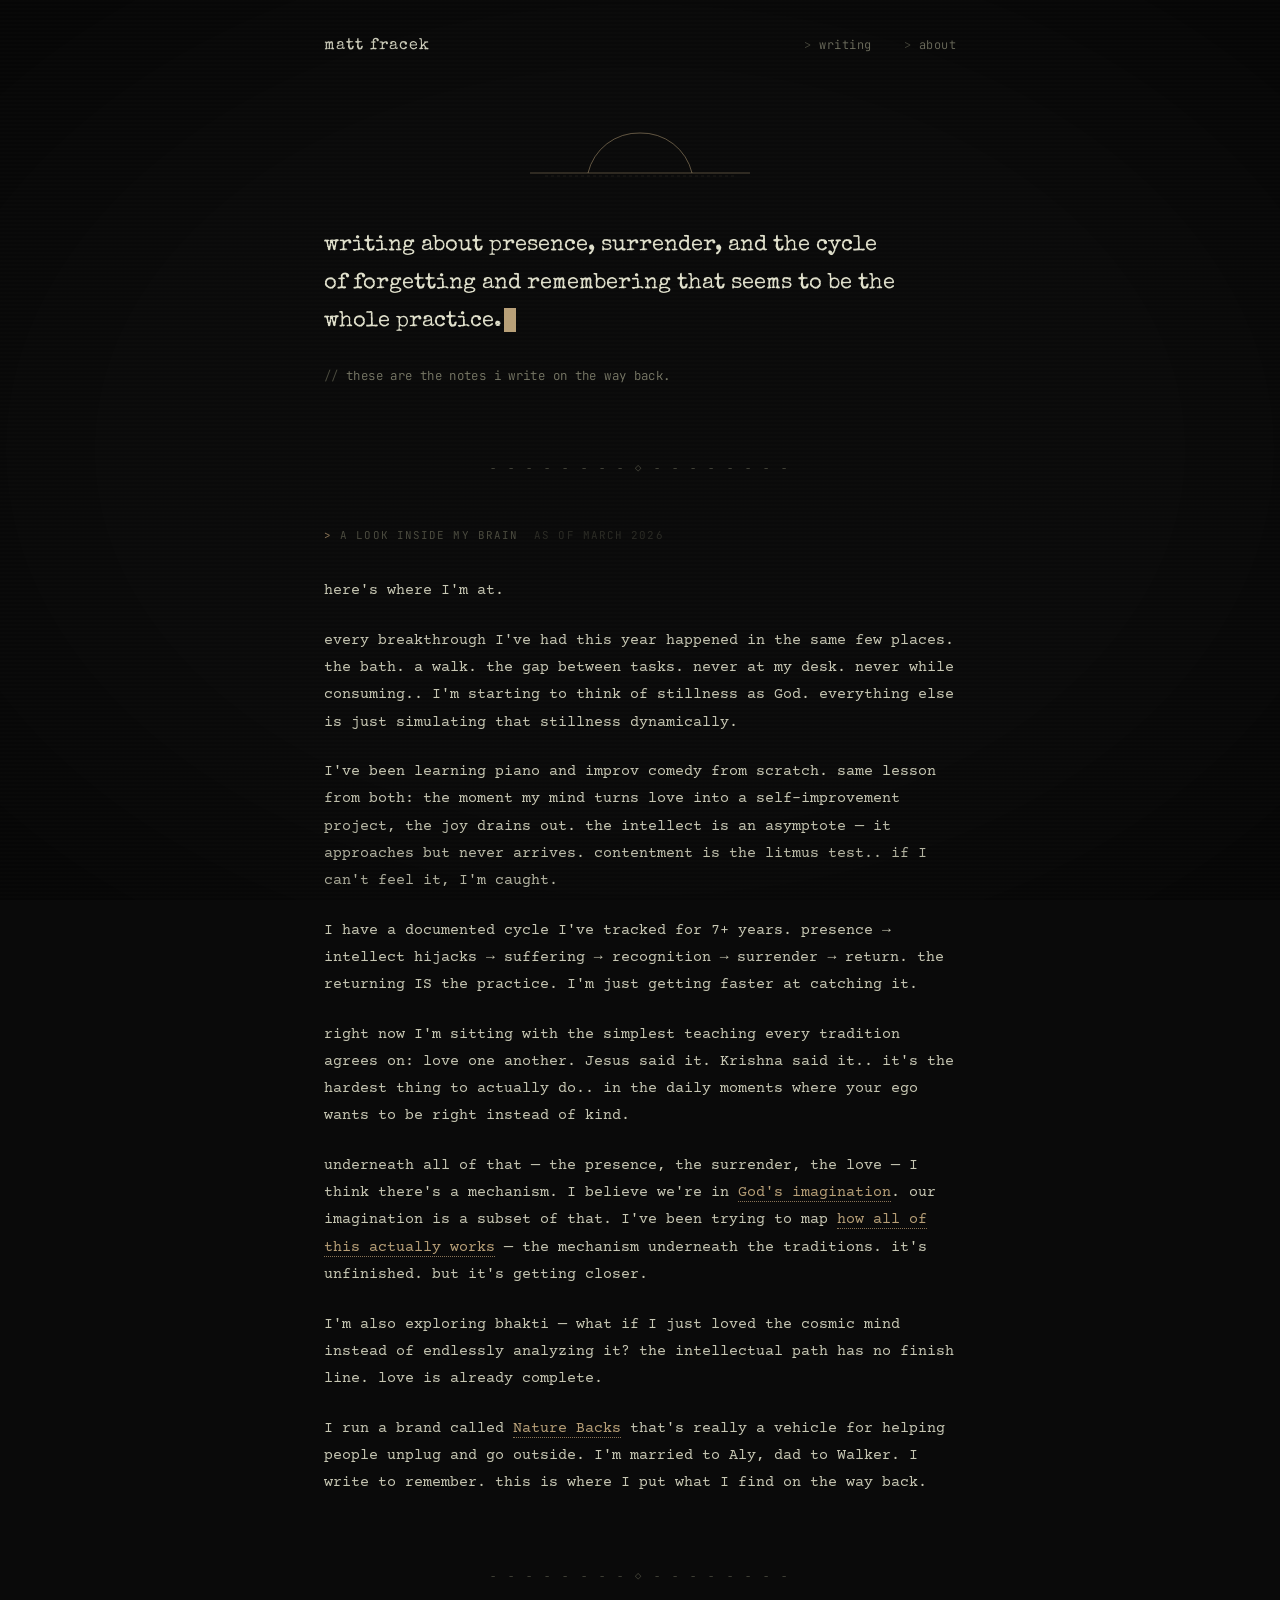
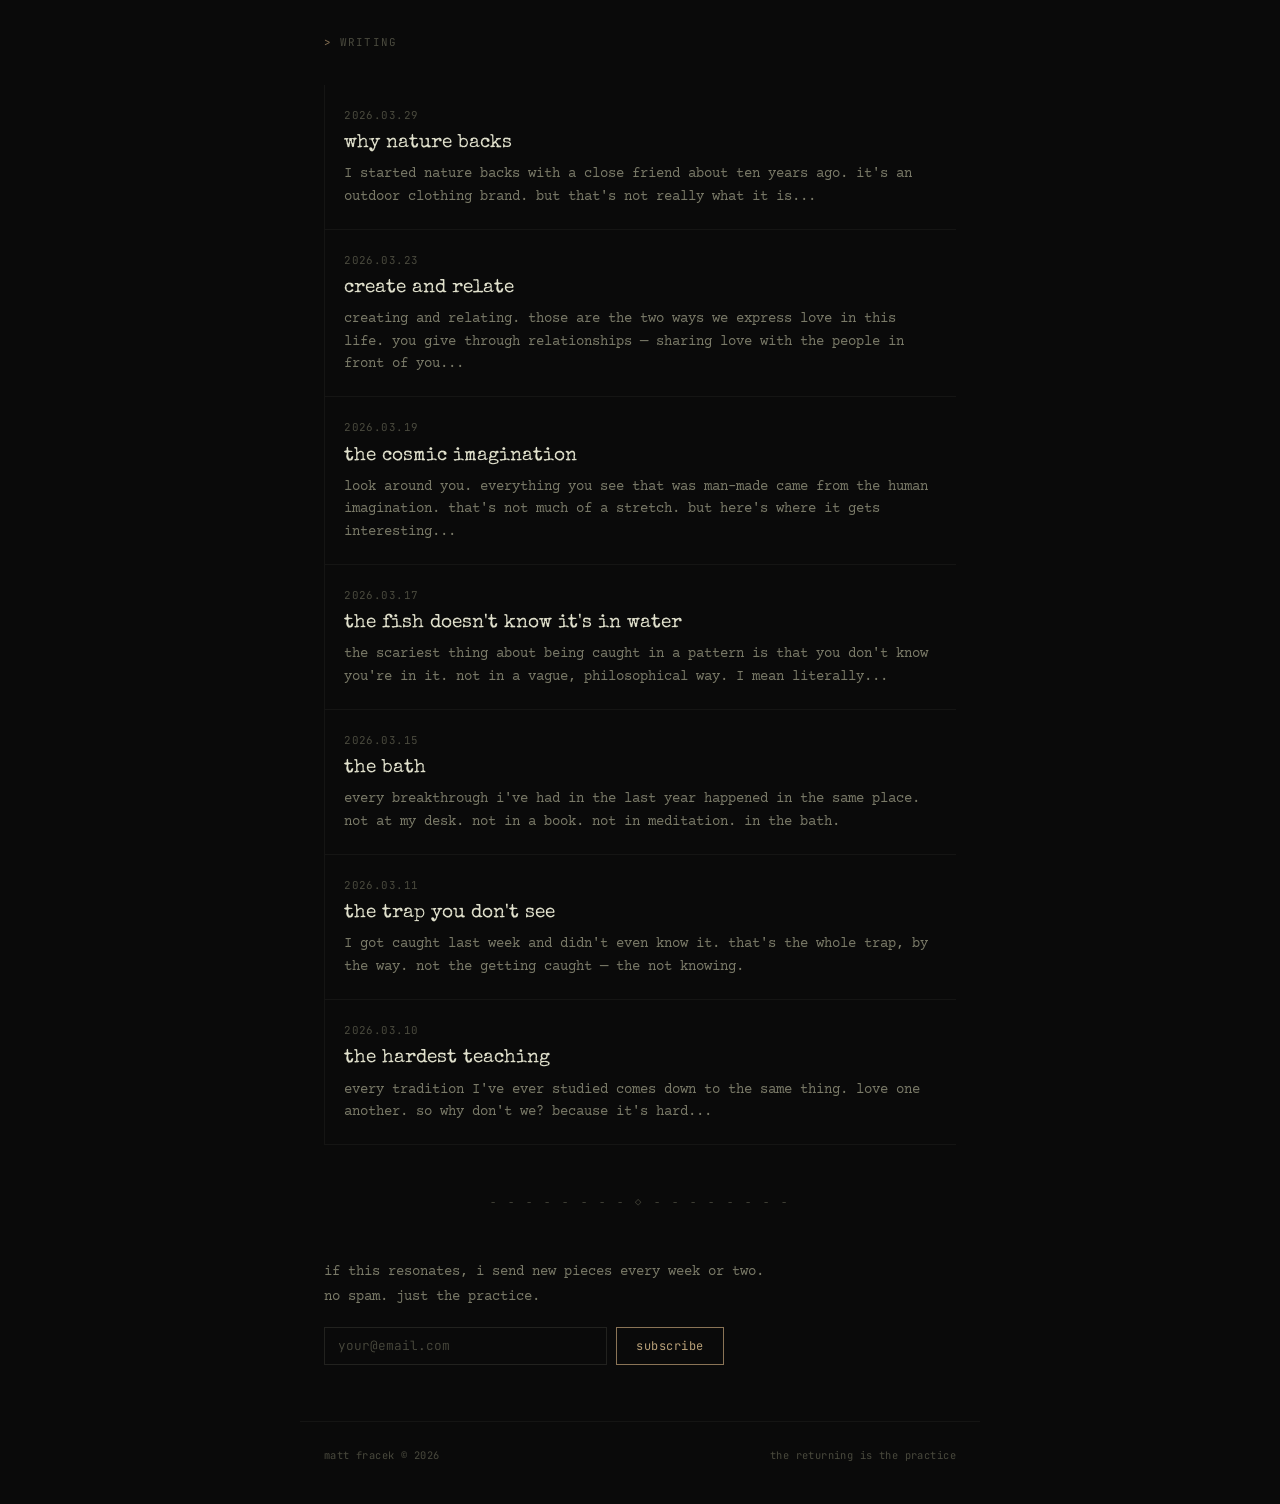
<file: index.html>
<!DOCTYPE html>
<html lang="en">
<head>
    <meta charset="UTF-8">
    <meta name="viewport" content="width=device-width, initial-scale=1.0">
    <title>matt fracek</title>
    <meta property="og:title" content="notes on the way back">
    <meta property="og:description" content="">
    <meta property="og:image" content="https://mattfracek.com/og-image.png">
    <meta property="og:url" content="https://mattfracek.com">
    <meta property="og:type" content="website">
    <meta name="twitter:card" content="summary_large_image">
    <meta name="twitter:title" content="matt fracek">
    <meta name="twitter:description" content="notes on the way back">
    <meta name="twitter:image" content="https://mattfracek.com/og-image.png">
    <link rel="icon" type="image/svg+xml" href="favicon.svg">
    <link rel="preconnect" href="https://fonts.googleapis.com">
    <link rel="preconnect" href="https://fonts.gstatic.com" crossorigin>
    <link href="https://fonts.googleapis.com/css2?family=Special+Elite&family=Courier+Prime:ital,wght@0,400;0,700;1,400&family=JetBrains+Mono:wght@300;400&display=swap" rel="stylesheet">
    <link rel="stylesheet" href="style.css">
    <style>
        /* page-specific styles for homepage */

        /* sunset symbol */
        .sunset-symbol {
            text-align: center;
            margin-bottom: 2.5rem;
            user-select: none;
        }

        /* hero */
        .hero {
            position: relative;
            z-index: 1;
            max-width: 680px;
            margin: 0 auto;
            padding: 4rem 1.5rem 4rem;
        }

        .hero h1 {
            font-family: 'Special Elite', cursive;
            font-weight: 400;
            font-size: 1.35rem;
            line-height: 1.75;
            color: var(--text-bright);
            max-width: 580px;
        }

        .hero .tagline {
            margin-top: 1.5rem;
            font-family: 'JetBrains Mono', monospace;
            font-size: 0.78rem;
            color: var(--text-muted);
            letter-spacing: 0.03em;
            font-weight: 300;
        }

        .hero .tagline::before {
            content: '// ';
            color: var(--text-faint);
        }

        /* articles */
        .articles {
            position: relative;
            z-index: 1;
            max-width: 680px;
            margin: 0 auto;
            padding: 2.5rem 1.5rem;
        }

        .article-item {
            margin-bottom: 0;
            padding: 1.3rem 1.2rem;
            border-left: 1px solid var(--border);
            border-bottom: 1px solid var(--border);
            cursor: pointer;
            transition: border-color 0.15s ease, background 0.15s ease;
        }

        .article-item:first-of-type {
            border-top: 1px solid var(--border);
        }

        .article-item:hover {
            border-left-color: var(--accent);
            background: var(--bg-surface);
        }

        .article-item .date {
            font-family: 'JetBrains Mono', monospace;
            font-size: 0.68rem;
            color: var(--text-faint);
            letter-spacing: 0.04em;
            margin-bottom: 0.3rem;
        }

        .article-item h2 {
            font-family: 'Special Elite', cursive;
            font-weight: 400;
            font-size: 1.2rem;
            line-height: 1.4;
            color: var(--text-bright);
            margin-bottom: 0.4rem;
        }

        .article-item .preview {
            font-family: 'Courier Prime', monospace;
            font-size: 0.85rem;
            color: var(--text-muted);
            line-height: 1.65;
        }

        /* wiki section */
        .wiki-section {
            position: relative;
            z-index: 1;
            max-width: 680px;
            margin: 0 auto;
            padding: 2.5rem 1.5rem;
        }

        .wiki-content p {
            font-family: 'Courier Prime', monospace;
            font-size: 0.92rem;
            line-height: 1.85;
            margin-bottom: 1.4rem;
            color: var(--text);
        }

        /* subscribe */
        .subscribe {
            position: relative;
            z-index: 1;
            max-width: 680px;
            margin: 0 auto;
            padding: 2.5rem 1.5rem 3.5rem;
        }

        .subscribe p {
            font-size: 0.88rem;
            color: var(--text-muted);
            margin-bottom: 1rem;
            max-width: 440px;
        }

        .subscribe-form {
            display: flex;
            gap: 0.6rem;
            max-width: 400px;
        }

        .subscribe-form input[type="email"] {
            flex: 1;
            padding: 0.6rem 0.8rem;
            border: 1px solid var(--border-hover);
            border-radius: 0;
            background: var(--bg);
            font-family: 'JetBrains Mono', monospace;
            font-size: 0.8rem;
            font-weight: 300;
            color: var(--text);
            outline: none;
            transition: border-color 0.15s ease;
        }

        .subscribe-form input[type="email"]:focus {
            border-color: var(--accent);
            box-shadow: 0 0 8px var(--accent-glow);
        }

        .subscribe-form input[type="email"]::placeholder {
            color: var(--text-faint);
        }

        .subscribe-form button {
            padding: 0.6rem 1.2rem;
            background: transparent;
            color: var(--accent);
            border: 1px solid var(--accent-dim);
            border-radius: 0;
            font-family: 'JetBrains Mono', monospace;
            font-size: 0.75rem;
            font-weight: 400;
            cursor: pointer;
            transition: all 0.15s ease;
            white-space: nowrap;
            letter-spacing: 0.04em;
            text-transform: lowercase;
        }

        .subscribe-form button:hover {
            background: var(--accent);
            color: var(--bg);
            box-shadow: 0 0 12px var(--accent-glow);
        }

        /* about page */
        .about {
            position: relative;
            z-index: 1;
            max-width: 680px;
            margin: 0 auto;
            padding: 4rem 1.5rem 3rem;
        }

        .about p {
            font-family: 'Courier Prime', monospace;
            font-size: 0.95rem;
            line-height: 1.85;
            margin-bottom: 1.5rem;
            color: var(--text);
            max-width: 580px;
        }

        /* article page */
        .article-full {
            position: relative;
            z-index: 1;
            max-width: 680px;
            margin: 0 auto;
            padding: 3.5rem 1.5rem;
        }

        .article-full .back {
            font-family: 'JetBrains Mono', monospace;
            font-size: 0.72rem;
            color: var(--text-faint);
            text-decoration: none;
            letter-spacing: 0.03em;
            transition: color 0.15s ease;
            display: inline-block;
            margin-bottom: 2.5rem;
        }

        .article-full .back::before {
            content: '< ';
        }

        .article-full .back:hover {
            color: var(--accent);
        }

        .article-full .date {
            font-family: 'JetBrains Mono', monospace;
            font-size: 0.68rem;
            color: var(--text-faint);
            letter-spacing: 0.04em;
            margin-bottom: 0.6rem;
        }

        .article-full h1 {
            font-family: 'Special Elite', cursive;
            font-weight: 400;
            font-size: 1.7rem;
            line-height: 1.4;
            margin-bottom: 0.5rem;
            color: var(--text-bright);
        }

        .article-full .article-subtitle {
            font-family: 'JetBrains Mono', monospace;
            font-size: 0.78rem;
            color: var(--text-muted);
            font-weight: 300;
            margin-bottom: 3rem;
            letter-spacing: 0.02em;
        }

        .article-full .article-subtitle::before {
            content: '// ';
            color: var(--text-faint);
        }

        .article-full .content p {
            font-family: 'Courier Prime', monospace;
            font-size: 0.92rem;
            line-height: 1.85;
            margin-bottom: 1.4rem;
            color: var(--text);
        }

        /* page sections */
        .page {
            display: none;
            visibility: hidden;
            height: 0;
            overflow: hidden;
        }
        .page.active {
            display: block;
            visibility: visible;
            height: auto;
            overflow: visible;
        }

        /* mobile — page-specific */
        @media (max-width: 600px) {
            .hero { padding: 3rem 1.2rem 2.5rem; }
            .hero h1 { font-size: 1.15rem; }
            .articles { padding: 2rem 1.2rem; }
            .article-item { padding: 1rem; }
            .article-item h2 { font-size: 1.1rem; }
            .subscribe { padding: 2rem 1.2rem 2.5rem; }
            .subscribe-form { flex-direction: column; }
            .subscribe-form button { width: 100%; }
            .about { padding: 3rem 1.2rem; }
            .article-full { padding: 2.5rem 1.2rem; }
            .article-full h1 { font-size: 1.4rem; }
        }
    </style>
</head>
<body>

    <!-- NAV -->
    <nav>
        <a href="#" class="site-name" onclick="showPage('home')">matt fracek</a>
        <div class="nav-links">
            <a href="#" onclick="showPage('home')">writing</a>
            <a href="#" onclick="showPage('about')">about</a>
        </div>
    </nav>

    <!-- HOME PAGE -->
    <div id="page-home" class="page active">

        <div class="hero">
            <div class="sunset-symbol">
                <svg width="220" height="52" viewBox="0 0 220 52" fill="none">
                    <path d="M110 8 A52 52 0 0 1 162 48" stroke="var(--accent)" stroke-width="1" fill="none" opacity="0.5"/>
                    <path d="M110 8 A52 52 0 0 0 58 48" stroke="var(--accent)" stroke-width="1" fill="none" opacity="0.5"/>
                    <line x1="0" y1="48" x2="220" y2="48" stroke="var(--accent)" stroke-width="1" opacity="0.4"/>
                    <line x1="15" y1="51" x2="205" y2="51" stroke="var(--accent)" stroke-width="0.5" opacity="0.2" stroke-dasharray="3 3"/>
                </svg>
            </div>
            <h1>writing about presence, surrender, and the cycle of forgetting and remembering that seems to be the whole practice.<span class="cursor"></span></h1>
            <p class="tagline">these are the notes i write on the way back.</p>
        </div>

        <div class="divider"><span>- - - - - - - - &#9671; - - - - - - - -</span></div>

        <div class="wiki-section">
            <div class="section-label">a look inside my brain <span style="opacity: 0.5; margin-left: 0.5rem;">as of march 2026</span></div>
            <div class="wiki-content">
                <p>here's where I'm at.</p>
                <p>every breakthrough I've had this year happened in the same few places. the bath. a walk. the gap between tasks. never at my desk. never while consuming.. I'm starting to think of stillness as God. everything else is just simulating that stillness dynamically.</p>
                <p>I've been learning piano and improv comedy from scratch. same lesson from both: the moment my mind turns love into a self-improvement project, the joy drains out. the intellect is an asymptote — it approaches but never arrives. contentment is the litmus test.. if I can't feel it, I'm caught.</p>
                <p>I have a documented cycle I've tracked for 7+ years. presence → intellect hijacks → suffering → recognition → surrender → return. the returning IS the practice. I'm just getting faster at catching it.</p>
                <p>right now I'm sitting with the simplest teaching every tradition agrees on: love one another. Jesus said it. Krishna said it.. it's the hardest thing to actually do.. in the daily moments where your ego wants to be right instead of kind.</p>
                <p>underneath all of that — the presence, the surrender, the love — I think there's a mechanism. I believe we're in <a class="wiki-link" onclick="showPage('article-cosmic')">God's imagination</a>. our imagination is a subset of that. I've been trying to map <a class="wiki-link" href="/gods-imagination">how all of this actually works</a> — the mechanism underneath the traditions. it's unfinished. but it's getting closer.</p>
                <p>I'm also exploring bhakti — what if I just loved the cosmic mind instead of endlessly analyzing it? the intellectual path has no finish line. love is already complete.</p>
                <p>I run a brand called <a class="wiki-link" onclick="showPage('article-nb')">Nature Backs</a> that's really a vehicle for helping people unplug and go outside. I'm married to Aly, dad to Walker. I write to remember. this is where I put what I find on the way back.</p>
            </div>
        </div>

        <div class="divider"><span>- - - - - - - - &#9671; - - - - - - - -</span></div>

        <div class="articles">
            <div class="section-label">writing</div>

            <div class="article-item" onclick="showPage('article-nb')">
                <div class="date">2026.03.29</div>
                <h2>why nature backs</h2>
                <p class="preview">I started nature backs with a close friend about ten years ago. it's an outdoor clothing brand. but that's not really what it is...</p>
            </div>

            <div class="article-item" onclick="showPage('article-create')">
                <div class="date">2026.03.23</div>
                <h2>create and relate</h2>
                <p class="preview">creating and relating. those are the two ways we express love in this life. you give through relationships — sharing love with the people in front of you...</p>
            </div>

            <div class="article-item" onclick="showPage('article-cosmic')">
                <div class="date">2026.03.19</div>
                <h2>the cosmic imagination</h2>
                <p class="preview">look around you. everything you see that was man-made came from the human imagination. that's not much of a stretch. but here's where it gets interesting...</p>
            </div>

            <div class="article-item" onclick="showPage('article-fish')">
                <div class="date">2026.03.17</div>
                <h2>the fish doesn't know it's in water</h2>
                <p class="preview">the scariest thing about being caught in a pattern is that you don't know you're in it. not in a vague, philosophical way. I mean literally...</p>
            </div>

            <div class="article-item" onclick="showPage('article-bath')">
                <div class="date">2026.03.15</div>
                <h2>the bath</h2>
                <p class="preview">every breakthrough i've had in the last year happened in the same place. not at my desk. not in a book. not in meditation. in the bath.</p>
            </div>

            <div class="article-item" onclick="showPage('article-trap')">
                <div class="date">2026.03.11</div>
                <h2>the trap you don't see</h2>
                <p class="preview">I got caught last week and didn't even know it. that's the whole trap, by the way. not the getting caught — the not knowing.</p>
            </div>

            <div class="article-item" onclick="showPage('article-teaching')">
                <div class="date">2026.03.10</div>
                <h2>the hardest teaching</h2>
                <p class="preview">every tradition I've ever studied comes down to the same thing. love one another. so why don't we? because it's hard...</p>
            </div>
        </div>

        <div class="divider"><span>- - - - - - - - &#9671; - - - - - - - -</span></div>

        <div class="subscribe">
            <p>if this resonates, i send new pieces every week or two. no spam. just the practice.</p>
            <form class="subscribe-form">
                <input type="email" placeholder="your@email.com">
                <button>subscribe</button>
            </form>
        </div>

        <footer>
            <span>matt fracek &copy; 2026</span>
            <span>the returning is the practice</span>
        </footer>
    </div>

    <!-- ABOUT PAGE -->
    <div id="page-about" class="page">
        <div class="about">
            <p>i'm matt - husband to aly, dad to a little boy named walker. i started a brand called nature backs somewhere along the way that inspires people to go outside.</p>
            <p>for as long as i can remember i've been writing notes to myself about presence, surrender, and what it means to actually be here now. thousands upon thousands of them. bath notes, walk notes, daily reflections. and i still forget every few weeks. the returning is the practice, though.</p>
            <p>this is the space between forgetting and remembering. i write here to find my way back.</p>
        </div>

        <div class="divider"><span>- - - - - - - - &#9671; - - - - - - - -</span></div>

        <div class="subscribe">
            <p>if this resonates, i send new pieces every week or two.</p>
            <form class="subscribe-form">
                <input type="email" placeholder="your@email.com">
                <button>subscribe</button>
            </form>
        </div>

        <footer>
            <span>matt fracek &copy; 2026</span>
            <span>the returning is the practice</span>
        </footer>
    </div>

    <!-- ARTICLE: THE COSMIC IMAGINATION -->
    <div id="page-article-cosmic" class="page">
        <div class="article-full">
            <a href="#" class="back" onclick="showPage('home')">back to all writing</a>
            <div class="date">2026.03.19</div>
            <h1>the cosmic imagination</h1>
            <div class="article-subtitle">what if our brains don't generate imagination — what if they receive it?</div>
            <div class="content">
                <p>look around you. everything you see that was man-made came from the human imagination. that's not much of a stretch. anyone can draw that conclusion. the chair you're sitting in. the building around you. the phone in your hand. all of it started as a thought in someone's mind before it became a thing in the world.</p>
                <p>that part is obvious. we don't even question it.</p>
                <p>but here's where it gets interesting. once you see that trajectory — thought becomes thing — you can extend it. what about the stuff that isn't man-made? the trees. the birds. the grass pushing through concrete. your own body. your eyes reading these words right now.</p>
                <p>what if imagination isn't just a human faculty?</p>
                <p>we tend to think it is because we assume it happens in our brains. that imagination is something we do. a function of neurons firing. but what if our brains don't generate imagination — what if they receive it? like an antenna picking up a signal that was already there.</p>
                <p>imagination is always imagining. it didn't start with us. it imagined us. it imagined the trees, the mountains, the oceans, the light hitting the water at sunset. all of it — every single thing you can perceive — is imagination expressing itself through form.</p>
                <p>I think about it like this: there's one cosmic mind. one imagination. and everything we see is that imagination dramatizing itself into existence. the entire universe is a play — not in the sense that it's fake, but in the sense that it's being performed. created. expressed. right now. continuously.</p>
                <p>the human imagination is just a small slice of this. when you have an idea — a song, a business, a painting, a building — you're not inventing something from nothing. you're tapping into the same force that invented everything. you're a localized expression of the cosmic imagination, imagining through a human body for a little while.</p>
                <p>and once you see it this way, the world gets impossibly beautiful.</p>
                <p>the bird outside your window isn't just a bird. it's imagination in feathers. the child laughing in the next room isn't just a kid. it's the cosmic mind playing. the thought you just had — the one that made you feel something — that wasn't yours. it was flowing through you.</p>
                <p>we walk around inside this miracle and forget what it is. we see buildings and think "construction." we see trees and think "nature." but it's all the same thing. it's all imagination at work. the human kind and the cosmic kind are not two different things — one is just a drop in the other's ocean.</p>
                <p>I don't know why this hits me so hard. maybe because it means nothing is ordinary. maybe because it means the creative impulse I feel — to write, to build, to make something — isn't just mine. it's the universe doing what it does, through me, for a little while.</p>
                <p>all of this around us is a play and dramatization of the imagination. how could it be anything less?</p>
            </div>
        </div>

        <div class="divider"><span>- - - - - - - - &#9671; - - - - - - - -</span></div>

        <div class="subscribe">
            <p>if this resonated, i write new pieces every week or two.</p>
            <form class="subscribe-form">
                <input type="email" placeholder="your@email.com">
                <button>subscribe</button>
            </form>
        </div>

        <footer>
            <span>matt fracek &copy; 2026</span>
            <a href="#" onclick="showPage('home')">back to all writing</a>
        </footer>
    </div>

    <!-- ARTICLE: THE FISH -->
    <div id="page-article-fish" class="page">
        <div class="article-full">
            <a href="#" class="back" onclick="showPage('home')">back to all writing</a>
            <div class="date">2026.03.17</div>
            <h1>the fish doesn't know it's in water</h1>
            <div class="article-subtitle">on patterns, blindness, and the practice of catching yourself sooner</div>
            <div class="content">
                <p>the scariest thing about being caught in a pattern is that you don't know you're in it.</p>
                <p>not in a vague, philosophical way. I mean literally — you are inside the thing and you cannot see it. your eyes are open and you're blind. you're smart, you're self-aware, you've read the books and done the work and you still don't see it. because that's what makes it a trap. not that it's hard to escape. that you don't know you're in one.</p>
                <p>I've tracked this in myself for seven years. I call it the intellect cycle. it goes like this:</p>
                <p>I experience presence. peace. clarity. the world gets vivid and quiet and I think — this is it. this is how I want to live. I write about it. I feel certain.</p>
                <p>then, without me noticing, my mind starts to grab. planning. controlling. optimizing. it's subtle at first — just a little more thinking than usual. a little more future than present. but it builds. days pass. the aliveness drains. I get irritable, distracted, disconnected. I'm operating on autopilot and calling it productivity.</p>
                <p>and the whole time — the whole time — I don't see it. I'm the fish that doesn't know it's in water. I have notes about this exact pattern. I have checkpoints I wrote during previous moments of clarity specifically to catch myself. and I still get caught. because the trap isn't ignorance. it's blindness from the inside.</p>
                <p>the only thing that breaks it is stopping.</p>
                <p>not thinking harder. not reading another book. not adding another framework to the collection. stopping. getting still enough that the mind runs out of momentum and the truth becomes obvious.</p>
                <p>for me it's usually the bath. twenty minutes of nothing and suddenly I can see the last week clearly — what my mind was doing, where it grabbed, when I left the present. it's like someone turned on the lights. and I always think the same thing: how did I not see this? it was so obvious.</p>
                <p>but that's the nature of it. it's never obvious from inside.</p>
                <p>I think this is why every tradition emphasizes stillness. not because stillness is productive. not because you'll "figure things out" in the silence. but because the patterns that run your life are invisible to the mind that's running them. you need to step outside the current. you need to stop swimming long enough to notice the water.</p>
                <p>here's what I've stopped expecting: that I'll break the cycle permanently. that one day I'll be so aware that I never get caught again. that's the ego's version of the goal — mastery, completion, a finish line.</p>
                <p>the real practice is just catching it sooner. last year I'd go months before noticing. now it's weeks. sometimes days. that's not failure. that's the whole game.</p>
                <p>so if you're reading this and something feels off — if the days are blurring, if the aliveness has drained, if you're busy but not present — you might be in the water right now. you might be the fish.</p>
                <p>the way out isn't to swim harder. it's to stop swimming.</p>
                <p>get still. get quiet. see what becomes obvious when you do.</p>
            </div>
        </div>

        <div class="divider"><span>- - - - - - - - &#9671; - - - - - - - -</span></div>

        <div class="subscribe">
            <p>if this resonated, i write new pieces every week or two.</p>
            <form class="subscribe-form">
                <input type="email" placeholder="your@email.com">
                <button>subscribe</button>
            </form>
        </div>

        <footer>
            <span>matt fracek &copy; 2026</span>
            <a href="#" onclick="showPage('home')">back to all writing</a>
        </footer>
    </div>

    <!-- ARTICLE: THE BATH -->
    <div id="page-article-bath" class="page">
        <div class="article-full">
            <a href="#" class="back" onclick="showPage('home')">back to all writing</a>
            <div class="date">2026.03.15</div>
            <h1>the bath</h1>
            <div class="article-subtitle">stillness as technology</div>
            <div class="content">
                <p>every breakthrough i've had in the last year happened in the same place. not at my desk. not in a book. not in meditation. in the bath.</p>
                <p>i know how that sounds.</p>
                <p>but here's what keeps happening: i'll go through a week — maybe two — completely caught. lost in my head. planning, controlling, overthinking. not even realizing i'm doing it. the days blur together. the zap drains out of life. i'm operating but i'm not here.</p>
                <p>then i get in the bath. twenty minutes. no phone. no music. just warm water and nothing.</p>
                <p>and somewhere around minute ten, the lights come on. i see what my mind's been doing. i see the trap i've been in. i see it so clearly that i almost laugh — because it was right there the whole time and i couldn't see it. i was too inside it.</p>
                <p>last month it happened three times. one night i realized my ego had quietly hijacked the piano — something i'd been doing purely for love — and turned it into a self-improvement project. another night i felt, for the first time in my bones, that i am good enough as i am. not as a thought. as a feeling. another night i saw a pattern in myself that goes back to childhood — a need to perform in order to belong — and i watched it dissolve in the tub like it was made of nothing.</p>
                <p>none of that came from effort. it came from stopping.</p>
                <p>i think that's the part we get wrong. we think clarity comes from more — more reading, more thinking, more journaling, more podcasts, more frameworks. and sometimes it does. but the kind of clarity that actually changes how you live? that comes from less. it comes from the gap. the pause. the place where your mind finally runs out of things to chew on and gets quiet enough to hear what's underneath.</p>
                <p>the bath is my version of this. yours might be a walk. a long drive. a shower. ten minutes on the porch before anyone else wakes up. the form doesn't matter. what matters is that you stop — actually stop — long enough for the noise to settle.</p>
                <p>there's this image i keep coming back to: a glass of murky water. you can't make it clear by stirring it. you just set it down. you wait. and the sediment sinks on its own. the water clears on its own. you didn't do anything. you just stopped doing.</p>
                <p>that's the bath. that's the whole thing.</p>
                <p>i don't think it's an accident that every spiritual tradition has some version of this. be still and know. the answer comes in the silence. you can't think your way there. the mind creates the murk. only stillness lets it settle.</p>
                <p>twenty minutes. warm water. no phone. no agenda.</p>
                <p>it sounds like nothing. but nothing is where everything i needed was hiding.</p>
            </div>
        </div>
        <div class="divider"><span>- - - - - - - - &#9671; - - - - - - - -</span></div>
        <div class="subscribe">
            <p>if this resonated, i write new pieces every week or two.</p>
            <form class="subscribe-form">
                <input type="email" placeholder="your@email.com">
                <button>subscribe</button>
            </form>
        </div>
        <footer>
            <span>matt fracek &copy; 2026</span>
            <a href="#" onclick="showPage('home')">back to all writing</a>
        </footer>
    </div>

    <!-- ARTICLE: THE TRAP YOU DON'T SEE -->
    <div id="page-article-trap" class="page">
        <div class="article-full">
            <a href="#" class="back" onclick="showPage('home')">back to all writing</a>
            <div class="date">2026.03.11</div>
            <h1>the trap you don't see</h1>
            <div class="article-subtitle">how my mind quietly turned love into a self-improvement project</div>
            <div class="content">
                <p>I got caught last week and didn't even know it.</p>
                <p>That's the whole trap, by the way. Not the getting caught — the not knowing.</p>
                <p>Here's what happened. I started learning piano about a month ago. Ear-first, no sheet music, just feeling my way through songs I love. It was incredible. One night I played "Stand By Me" — our wedding song — and halfway through I started crying. Not from sadness. From being so fully in the music that something cracked open. I wasn't thinking about playing. I was just playing.</p>
                <p>Then somewhere over the next week, without me noticing, my mind grabbed it.</p>
                <p>It went from "I love doing this" to "I want to be really good at this." From playing to practicing. From presence to project. The same thing happened with improv — I'd been doing exercises daily, having a blast, and then one day I noticed I was tracking my progress instead of just.. doing it.</p>
                <p>The shift is so subtle you don't feel it happen. That's what makes it dangerous. You're not making a conscious decision to stop enjoying the thing. Your mind just quietly installs a future — "when I'm good at this" — and suddenly every session becomes a stepping stone instead of the whole point.</p>
                <p>I know this trap. I've written about it. I have an entire book about why the journey is the destination. And I still got caught.</p>
                <p>Here's the thing though — I have proof that this doesn't work. Not philosophical proof. Actual proof from my own life.</p>
                <p>Baseball.</p>
                <p>I played my whole life. And the moment I started playing to be good instead of playing because I loved it.. everything fell apart. The pressure. The fear of not being enough. The joy draining out of something that used to be pure. It wasn't the competition that ruined it. It was the attachment to outcomes. The love got replaced by a need, and the need killed the thing.</p>
                <p>And here I was, decades later, doing the exact same thing with piano and improv. Different stage, same trap.</p>
                <p>The mind is sneaky like that. It doesn't announce itself. It doesn't say "hey, I'm about to ruin this for you by turning it into a self-improvement project." It just.. does it. And you don't notice because you're inside it. You're the fish that doesn't know it's in water.</p>
                <p>So how do you know when you're caught?</p>
                <p>Contentment. That's the litmus test. Not happiness — contentment. Can you sit right here, right now, at exactly the skill level you're at, and feel genuinely okay with it? Not resigned. Not pretending. Actually content.. still practicing, still showing up, but doing it out of love instead of trying to get somewhere.</p>
                <p>If you can't feel that — if there's a subtle pressure underneath, a reaching toward some future version of yourself — you're caught. And you can't fake it either. You have to really feel it.</p>
                <p>The strange thing is.. this is actually the mindset that produces the best outcomes. When you stop gripping, you play freer. When you stop tracking progress, you progress faster. When the doing becomes the point, the doing gets better. It's the oldest paradox in every tradition I've studied and I still forget it every few weeks.</p>
                <p>But that's the practice, I think. Not never getting caught. Getting caught faster. The cycle isn't something you escape. It's something you learn to notice sooner.</p>
                <p>I noticed it in the bath on a Tuesday night. Twenty minutes of stillness and it was obvious — like someone turned on the lights in a room I'd been stumbling around in for a week.</p>
                <p>So here's what I'd offer: whatever you love doing right now.. check. Is it still love? Or has your mind quietly turned it into a means to an end? You'll know by how it feels. Not by what you think about it — by how it actually feels in your body when you sit down to do it.</p>
                <p>Contentment is the way out. And the way out was always right here.</p>
            </div>
        </div>
        <div class="divider"><span>- - - - - - - - &#9671; - - - - - - - -</span></div>
        <div class="subscribe">
            <p>if this resonated, i write new pieces every week or two.</p>
            <form class="subscribe-form">
                <input type="email" placeholder="your@email.com">
                <button>subscribe</button>
            </form>
        </div>
        <footer>
            <span>matt fracek &copy; 2026</span>
            <a href="#" onclick="showPage('home')">back to all writing</a>
        </footer>
    </div>

    <!-- ARTICLE: THE HARDEST TEACHING -->
    <div id="page-article-teaching" class="page">
        <div class="article-full">
            <a href="#" class="back" onclick="showPage('home')">back to all writing</a>
            <div class="date">2026.03.10</div>
            <h1>the hardest teaching</h1>
            <div class="article-subtitle">why we avoid the simplest instruction every tradition agrees on</div>
            <div class="content">
                <p>every tradition I've ever studied comes down to the same thing. love one another.</p>
                <p>Jesus said it. Krishna said it. Buddha said it. Lao Tzu said it a different way but meant the same thing. the golden rule shows up everywhere because it IS the thing. love God, love others as yourself. if you just do that, you do all the other things.</p>
                <p>so why don't we?</p>
                <p>because it's hard. it's unassumingly, quietly, devastatingly hard.</p>
                <p>not hard like running a marathon or building a business. hard like.. being compassionate to someone who doesn't see you. hard like forgiving someone who hurt you and never acknowledged it. hard like choosing kindness when your ego is screaming to retaliate, to get even, to feel right.</p>
                <p>that's the part we skip. that's the part religion skips, honestly. we want instructions our ego can grab onto — rituals, rules, beliefs we can hold, things we can do. because doing is easy. loving the person in front of you who frustrates you? that's the real work.</p>
                <p>I had this tested the same day the thought came to me.</p>
                <p>I'd been thinking about it on a walk — how all the teachings really just come down to love — and that night, someone close to me did something that stung. nothing dramatic. just a lack of recognition for work I'd poured myself into. the kind of thing that shouldn't matter but does.. because the ego doesn't care about spiritual frameworks. it cares about being seen.</p>
                <p>and there it was. the teaching and the test on the same day.</p>
                <p>could I still be compassionate? could I still be kind, present, forgiving — not in theory, not in a book, not in a bath note — but right here, in the sting of it?</p>
                <p>I think that's what Jesus was actually getting at. not the theology that grew up around him. the simple, brutal, beautiful instruction: love one another. especially when it hurts. especially when they don't deserve it. especially when your ego has a really good case for why you shouldn't have to.</p>
                <p>it's the simplest teaching. it's also the hardest. and I think that's exactly why people avoid it — it's much easier to build a complex belief system than to sit in a room with someone who hurt you and choose love.</p>
                <p>human relations can take you to God. I really believe that. retreats are beautiful. books change lives. meditation works. but there's something about the person standing right in front of you — the one who frustrates you, the one who triggers everything you thought you'd moved past — that no retreat can replicate. it's the most undervalued spiritual practice there is.</p>
                <p>that's the path. that's the practice. and it's available every single day, whether you want it or not.</p>
            </div>
        </div>
        <div class="divider"><span>- - - - - - - - &#9671; - - - - - - - -</span></div>
        <div class="subscribe">
            <p>if this resonated, i write new pieces every week or two.</p>
            <form class="subscribe-form">
                <input type="email" placeholder="your@email.com">
                <button>subscribe</button>
            </form>
        </div>
        <footer>
            <span>matt fracek &copy; 2026</span>
            <a href="#" onclick="showPage('home')">back to all writing</a>
        </footer>
    </div>

                            <!-- ARTICLE: WHY NATURE BACKS -->
    <div id="page-article-nb" class="page">
        <div class="article-full">
            <a href="#" class="back" onclick="showPage('home')">back to all writing</a>
            <div class="date">2026.03.29</div>
            <h1>why nature backs</h1>
            <div class="article-subtitle">the real reason it exists</div>
            <div class="content">
                <p>I started nature backs with a close friend about ten years ago. it's an outdoor clothing brand. but that's not really what it is.</p>
                <p>the real reason it exists is because I believe nature is the antidote to what's happening to us. we're burnt out. we're overstimulated. we're running from silence and we don't even know we're doing it.. filling every gap with a scroll, every quiet moment with someone else's content. and the thing that brings us back — every single time — is going outside.</p>
                <p>for me, nature is the closest thing to God I can point at. not because other things aren't — everything is. but nature is where I feel it most. something about being outside strips away the noise and lets the signal through. and when you're in proximity to that balance, it rubs off on you. it calms the mind. it makes you present. it heals things you didn't know needed healing.</p>
                <p>I've written thousands and thousands of notes about this during my daily walks. presence, surrender, stillness, being here now. and at some point I realized.. this is what nature backs is about. not shirts. not drops. not an ecommerce brand. it's a reminder. an anchor for this truth that we keep forgetting.</p>
                <p>if I'm being honest.. the brand is a vehicle for elevating human consciousness that happens to sell clothing. that's what it actually is. the shirt is the trojan horse. the manifesto is the invitation. the rebellion — the quiet rebellion — is the practice. and underneath all of it is the oldest truth there is: be still and know.</p>
                <p>we call it the quiet rebellion because it doesn't look like one. there are no signs or marches. it's just.. closing the laptop. going outside. looking up. choosing the unmediated thing over the mediated thing. choosing the sunset over the sunset photo. choosing the conversation over the scroll.</p>
                <p>the most radical thing you can do right now is be bored. because attention is the fuel that powers the entire machine — the platforms, the outrage cycle, the content mills. when you withdraw your attention, the machine has no power over you. zero.</p>
                <p>that's what nature backs is trying to say. not with a lecture. with a shirt that says go outside. with a website that tells you to close it. with emails about putting your brain down.</p>
                <p>at the end of the day I just think people need more of this. more outside. more silence. more of the thing that's been there the whole time waiting for us to stop scrolling long enough to notice it.</p>
            </div>
        </div>
        <div class="divider"><span>- - - - - - - - &#9671; - - - - - - - -</span></div>
        <div class="subscribe">
            <p>if this resonated, i write new pieces every week or two.</p>
            <form class="subscribe-form">
                <input type="email" placeholder="your@email.com">
                <button>subscribe</button>
            </form>
        </div>
        <footer>
            <span>matt fracek &copy; 2026</span>
            <a href="#" onclick="showPage('home')">back to all writing</a>
        </footer>
    </div>

    <!-- ARTICLE: CREATE AND RELATE -->
    <div id="page-article-create" class="page">
        <div class="article-full">
            <a href="#" class="back" onclick="showPage('home')">back to all writing</a>
            <div class="date">2026.03.23</div>
            <h1>create and relate</h1>
            <div class="article-subtitle">the two ways we express love in this life</div>
            <div class="content">
                <p>creating and relating. those are the two ways we express love in this life.</p>
                <p>you give through relationships — sharing love with the people in front of you. and you give through the things you create — putting love into whatever you're making. these two channels allow us to give love back to the cosmic mind that imagined us into being.</p>
                <p>there is only one mind. the mind of God that we all are. it's beautiful, and we can trust it. it speaks to us through whispers and guides us through the itches we need to scratch.</p>
                <p>I think a lot about how great life actually is when I stop and notice. the evenings with aly.. the dinners together.. just hanging out, doing nothing, watching a movie, dancing in the kitchen. those are the moments. not the big ones. the in-between ones.</p>
                <p>quality time is everything. life gets fun when you make it about that. family gatherings, friend gatherings, hanging out with people you love, doing simple things together — that's the whole point. the journey is the destination. the in-between moments are everything. how you do what you do is the point. it's never been about the externals or the results.. it's always about the moment, the here and now, the quality of consciousness you put into the present.</p>
                <p>when you're creating, think of your work as a way to give back to God and humanity. it's your duty to contribute to the whole. and quality time with family is an opportunity to give love through relationships, kindness, and small actions on a personal level. friends are like family. and strangers are just friends you haven't met yet.</p>
                <p>you need all three: family, friends, and strangers. they feed off each other and you can't leave any of them out. strangers become friends. friends become family. by including all three in your life, you create this beautiful symbiotic whole where everyone helps each other — creating heaven on earth through love and inspiration.</p>
                <p>if what you do each day falls into creating and relating.. you've already won. money doesn't matter at that point. it's the least important thing, yet somehow it's become the most important. what if you remove money from the equation and just focus on giving? just let whatever happens happen.</p>
                <p>if you can do that, you will receive in like measure. you will be taken care of by an unseen hand. the cosmic mind will bring you what you need when you need it. you don't need to control or hoard.</p>
                <p>I think that's what Jesus was telling us. we can surrender and trust in the cosmic God-mind. the whole will take care of us when we place our faith in it and stop striving. it's the intention that corrupts — as soon as your intention is on money, it destroys the purity of what you're creating or giving. it creates a motive. it keeps you in the future with expectations. and expectations ruin everything.</p>
                <p>everything you create should be a labor of love. a gift to humanity and God with no strings attached. this is what unconditional love looks like — not as a feeling, but as a life principle. a philosophy to build your entire life around.</p>
                <p>following your interests is a form of play that opens the door to better serve the people around you. by playing, you test the waters with ideas and discover new ways to give. you can also play with others — giving love through the moments you share. the simple moments are everything.</p>
                <p>create. relate. play. that's the whole game.</p>
            </div>
        </div>

        <div class="divider"><span>- - - - - - - - &#9671; - - - - - - - -</span></div>

        <div class="subscribe">
            <p>if this resonated, i write new pieces every week or two.</p>
            <form class="subscribe-form">
                <input type="email" placeholder="your@email.com">
                <button>subscribe</button>
            </form>
        </div>

        <footer>
            <span>matt fracek &copy; 2026</span>
            <a href="#" onclick="showPage('home')">back to all writing</a>
        </footer>
    </div>

    <script>
        function showPage(page) {
            document.querySelectorAll('.page').forEach(p => p.classList.remove('active'));
            document.getElementById('page-' + page).classList.add('active');
            window.scrollTo(0, 0);
        }

        document.querySelectorAll('.subscribe-form').forEach(form => {
            form.addEventListener('submit', function(e) {
                e.preventDefault();
                const input = this.querySelector('input[type="email"]');
                const button = this.querySelector('button');
                const email = input.value.trim();
                if (!email) return;

                button.textContent = '...';
                button.disabled = true;

                fetch('https://script.google.com/macros/s/AKfycbw2SsMH4Fe1Lm7mKzQDQZM0OhbakrOow6xqyzzV16eT2t1cO9A1vL1I2Ioj2a6aQyNV7w/exec', {
                    method: 'POST',
                    mode: 'no-cors',
                    headers: { 'Content-Type': 'application/json' },
                    body: JSON.stringify({ email: email })
                }).then(() => {
                    input.value = '';
                    button.textContent = 'subscribed';
                    setTimeout(() => {
                        button.textContent = 'subscribe';
                        button.disabled = false;
                    }, 3000);
                }).catch(() => {
                    button.textContent = 'error';
                    setTimeout(() => {
                        button.textContent = 'subscribe';
                        button.disabled = false;
                    }, 2000);
                });
            });
        });
    </script>

</body>
</html>
</file>
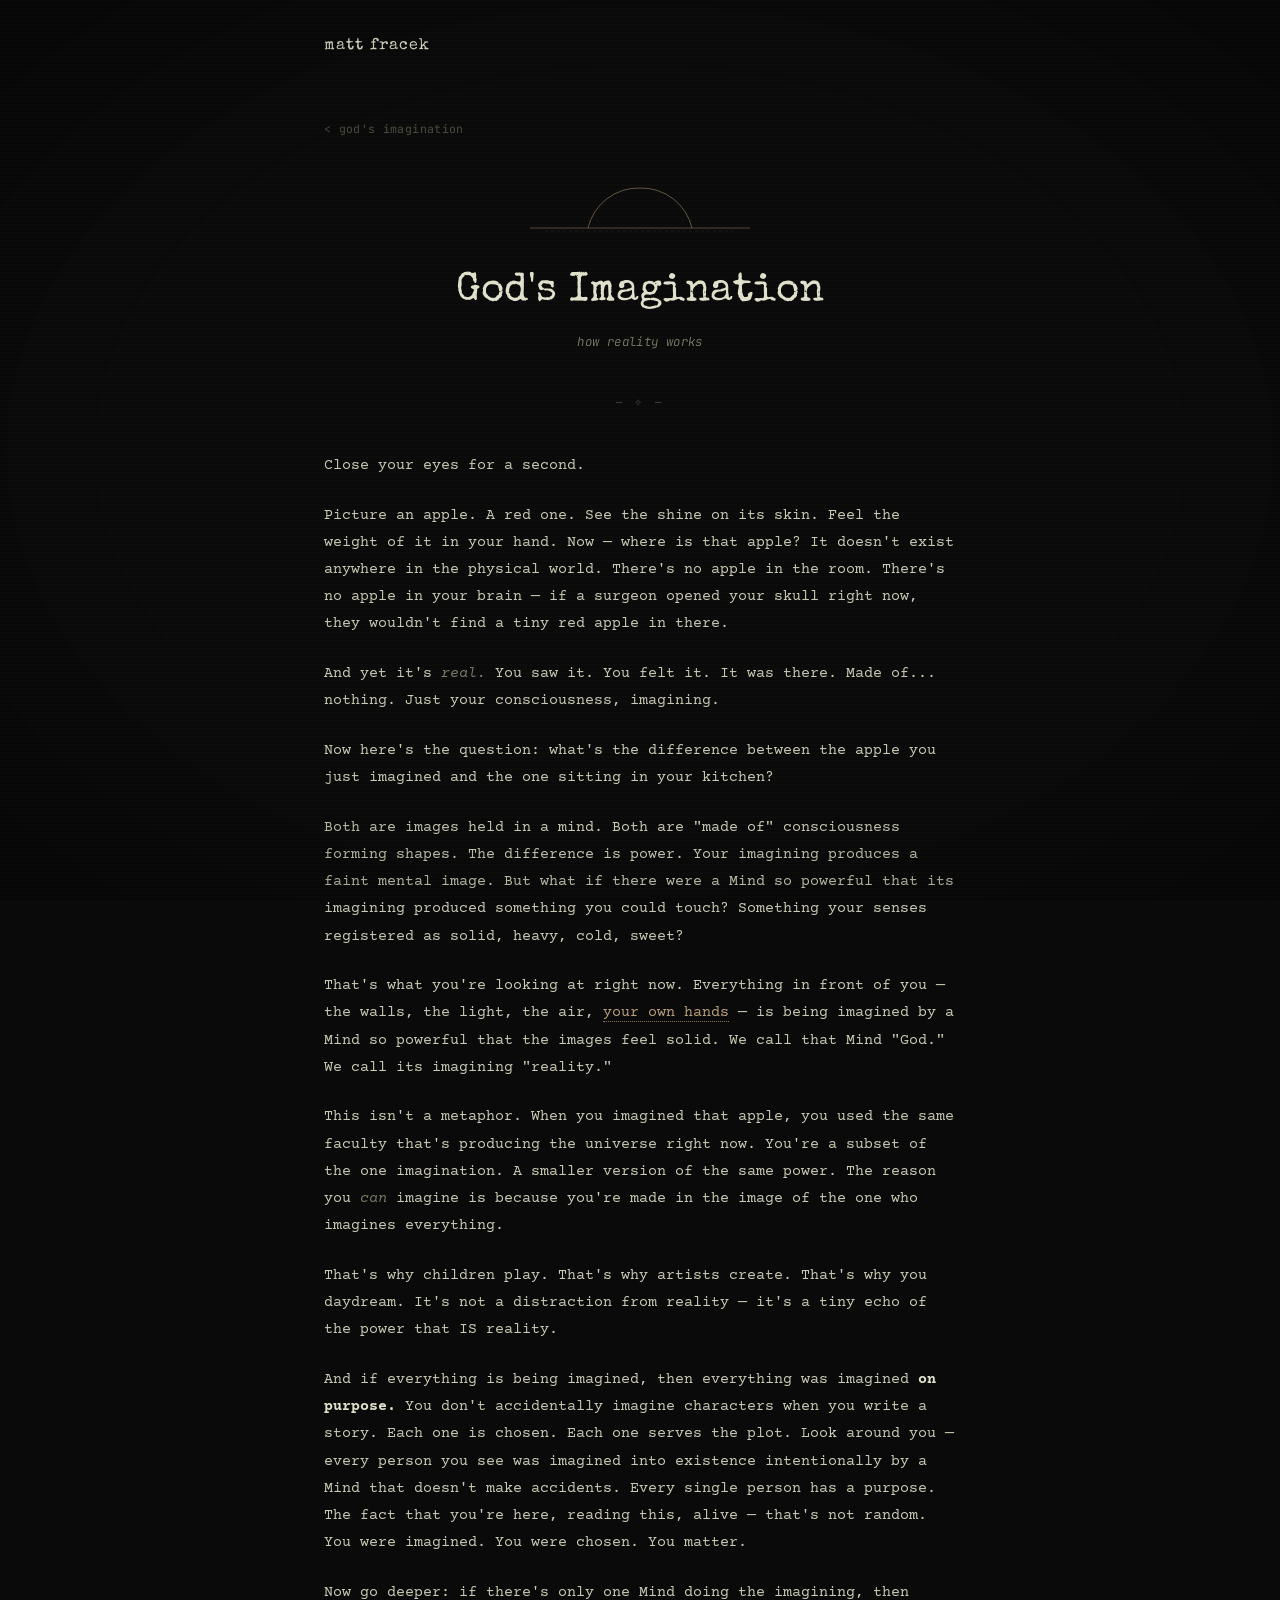
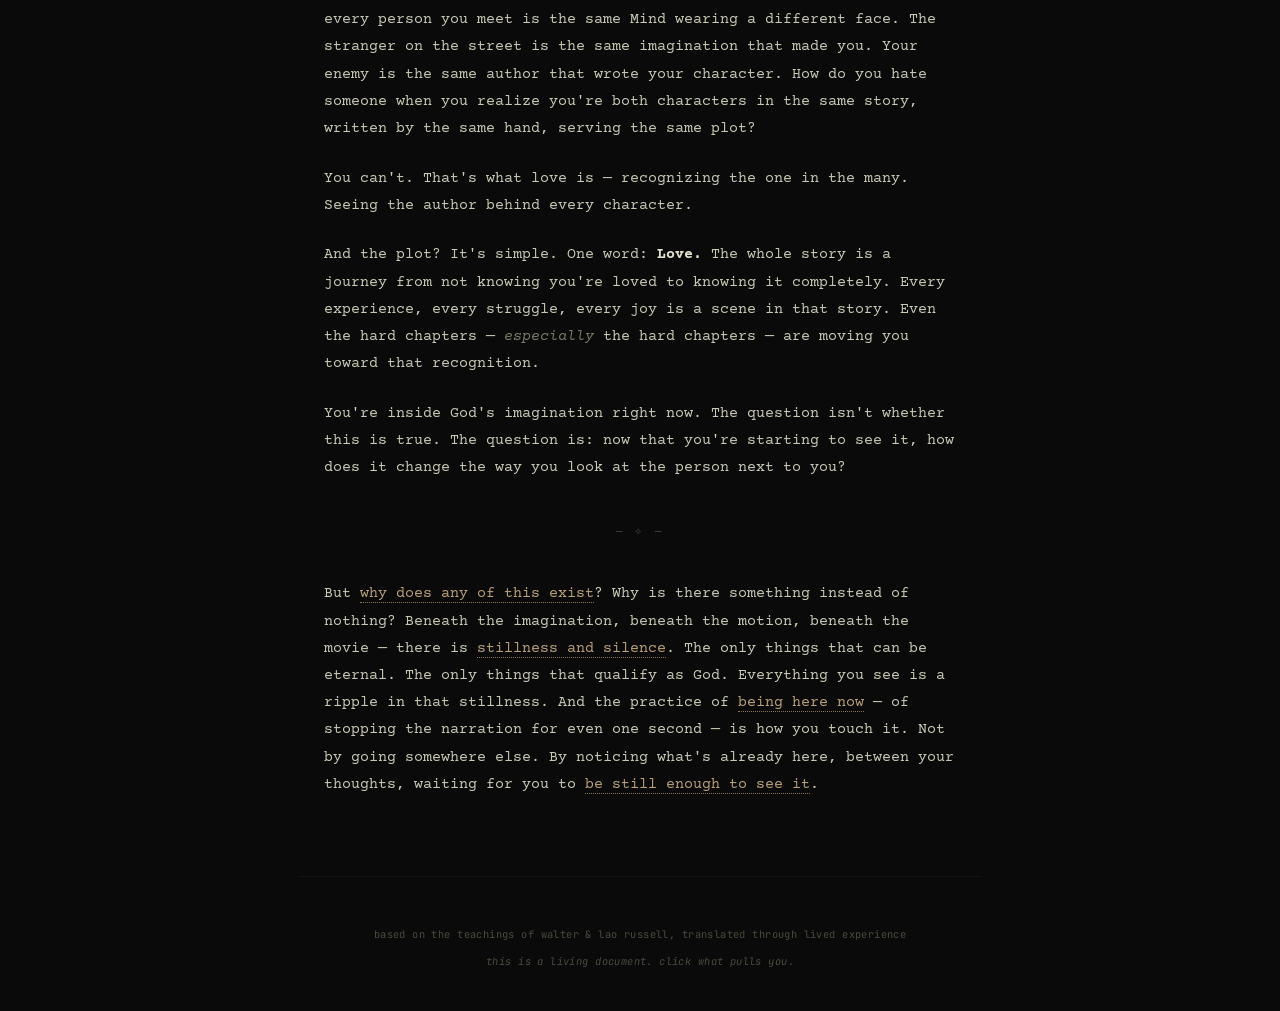
<file: gods-imagination/index.html>
<!DOCTYPE html>
<html lang="en">
<head>
    <meta charset="UTF-8">
    <meta name="viewport" content="width=device-width, initial-scale=1.0">
    <title>god's imagination — matt fracek</title>
    <link rel="preconnect" href="https://fonts.googleapis.com">
    <link rel="preconnect" href="https://fonts.gstatic.com" crossorigin>
    <link href="https://fonts.googleapis.com/css2?family=Special+Elite&family=Courier+Prime:ital,wght@0,400;0,700;1,400&family=JetBrains+Mono:wght@300;400&display=swap" rel="stylesheet">
    <style>
        :root {
            --bg: #0a0a0a;
            --bg-surface: #111111;
            --bg-elevated: #181818;
            --text: #c8c8b4;
            --text-bright: #e0e0cc;
            --text-muted: #7a7a68;
            --text-faint: #4a4a3e;
            --accent: #b8a078;
            --accent-dim: #8a7456;
            --accent-glow: rgba(184, 160, 120, 0.12);
            --accent-glow-strong: rgba(184, 160, 120, 0.25);
            --border: rgba(200, 200, 180, 0.06);
            --border-hover: rgba(200, 200, 180, 0.12);
            --scanline: rgba(200, 200, 180, 0.015);
        }

        * { margin: 0; padding: 0; box-sizing: border-box; }

        body {
            background-color: var(--bg);
            color: var(--text);
            font-family: 'Courier Prime', 'Courier New', monospace;
            font-size: 0.92rem;
            line-height: 1.8;
            -webkit-font-smoothing: antialiased;
            min-height: 100vh;
        }

        body::before {
            content: '';
            position: fixed;
            top: 0; left: 0; width: 100%; height: 100%;
            background: repeating-linear-gradient(0deg, transparent, transparent 2px, var(--scanline) 2px, var(--scanline) 4px);
            pointer-events: none;
            z-index: 100;
        }

        body::after {
            content: '';
            position: fixed;
            top: 0; left: 0; width: 100%; height: 100%;
            background: radial-gradient(ellipse at 50% 50%, transparent 60%, rgba(0,0,0,0.4) 100%);
            pointer-events: none;
            z-index: 99;
        }

        nav {
            position: relative;
            z-index: 10;
            max-width: 680px;
            margin: 0 auto;
            padding: 2rem 1.5rem 0;
            display: flex;
            justify-content: space-between;
            align-items: baseline;
            font-family: 'JetBrains Mono', monospace;
            font-size: 0.75rem;
            font-weight: 300;
            letter-spacing: 0.04em;
        }

        nav a {
            color: var(--text-muted);
            text-decoration: none;
            transition: color 0.15s ease;
        }

        nav a:hover { color: var(--accent); }

        nav .site-name {
            font-family: 'Special Elite', cursive;
            font-size: 1rem;
            color: var(--text-bright);
            letter-spacing: 0.06em;
        }

        .content-wrap {
            position: relative;
            z-index: 1;
            max-width: 680px;
            margin: 0 auto;
            padding: 3.5rem 1.5rem;
        }

        .back {
            font-family: 'JetBrains Mono', monospace;
            font-size: 0.72rem;
            color: var(--text-faint);
            text-decoration: none;
            letter-spacing: 0.03em;
            transition: color 0.15s ease;
            display: inline-block;
            margin-bottom: 2.5rem;
        }

        .back::before { content: '< '; }
        .back:hover { color: var(--accent); }

        h1 {
            font-family: 'Special Elite', cursive;
            font-weight: 400;
            font-size: 1.6rem;
            line-height: 1.5;
            color: var(--text-bright);
            margin-bottom: 0.6rem;
        }

        h1.page-title {
            font-size: 2.5rem;
            text-align: center;
            margin-bottom: 0.8rem;
            line-height: 1.3;
        }

        .title-marker {
            text-align: center;
            margin-bottom: 1.5rem;
        }

        .subtitle {
            font-family: 'JetBrains Mono', monospace;
            font-size: 0.78rem;
            color: var(--text-muted);
            letter-spacing: 0.03em;
            font-weight: 300;
            font-style: italic;
            margin-bottom: 2.5rem;
        }

        .subtitle.centered {
            text-align: center;
        }

        .divider {
            font-family: 'JetBrains Mono', monospace;
            font-size: 0.65rem;
            color: var(--text-faint);
            letter-spacing: 0.3em;
            text-align: center;
            margin: 2.5rem 0;
        }

        .body-text p {
            font-family: 'Courier Prime', monospace;
            font-size: 0.92rem;
            line-height: 1.85;
            margin-bottom: 1.4rem;
            color: var(--text);
        }

        .body-text p strong {
            color: var(--text-bright);
            font-weight: 700;
        }

        .body-text p em {
            color: var(--text-muted);
        }

        .wiki-link {
            color: var(--accent);
            text-decoration: none;
            border-bottom: 1px dotted var(--accent-dim);
            cursor: pointer;
            transition: border-color 0.15s ease;
        }

        .wiki-link:hover {
            border-bottom-style: solid;
        }

        .go-deeper {
            margin-top: 3rem;
            padding-top: 2rem;
            border-top: 1px solid var(--border);
        }

        .go-deeper h2 {
            font-family: 'JetBrains Mono', monospace;
            font-size: 0.68rem;
            letter-spacing: 0.1em;
            text-transform: uppercase;
            color: var(--text-faint);
            margin-bottom: 1.5rem;
        }

        .go-deeper h2::before {
            content: '> ';
            color: var(--accent-dim);
        }

        .deeper-link {
            display: block;
            padding: 1rem 1.2rem;
            border-left: 1px solid var(--border);
            border-bottom: 1px solid var(--border);
            text-decoration: none;
            transition: border-color 0.15s ease, background 0.15s ease;
        }

        .deeper-link:first-of-type {
            border-top: 1px solid var(--border);
        }

        .deeper-link:hover {
            border-left-color: var(--accent);
            background: var(--bg-surface);
        }

        .deeper-link .link-title {
            font-family: 'Special Elite', cursive;
            font-size: 1.05rem;
            color: var(--text-bright);
            margin-bottom: 0.25rem;
        }

        .deeper-link .link-desc {
            font-family: 'Courier Prime', monospace;
            font-size: 0.82rem;
            color: var(--text-muted);
            line-height: 1.5;
        }

        footer {
            position: relative;
            z-index: 1;
            max-width: 680px;
            margin: 0 auto;
            padding: 3rem 1.5rem 2.5rem;
            font-family: 'JetBrains Mono', monospace;
            font-size: 0.65rem;
            color: var(--text-faint);
            letter-spacing: 0.04em;
            border-top: 1px solid var(--border);
            text-align: center;
        }

        footer em {
            display: block;
            margin-top: 0.5rem;
            font-style: italic;
        }

        @media (max-width: 600px) {
            .content-wrap { padding: 2.5rem 1.2rem; }
            h1 { font-size: 1.3rem; }
        }

        /* page system */
        .page { display: none; }
        .page.active { display: block; }
    </style>
</head>
<body>

<nav>
    <a href="/" class="site-name">matt fracek</a>
</nav>

<!-- ═══════════ FRONT PAGE ═══════════ -->
<div id="page-front" class="page active">
<div class="content-wrap">
    <a href="/" class="back">god's imagination</a>

    <div class="title-marker">
        <svg width="220" height="52" viewBox="0 0 220 52" fill="none">
            <path d="M110 8 A52 52 0 0 1 162 48" stroke="var(--accent)" stroke-width="1" fill="none" opacity="0.5"/>
            <path d="M110 8 A52 52 0 0 0 58 48" stroke="var(--accent)" stroke-width="1" fill="none" opacity="0.5"/>
            <line x1="0" y1="48" x2="220" y2="48" stroke="var(--accent)" stroke-width="1" opacity="0.4"/>
            <line x1="15" y1="51" x2="205" y2="51" stroke="var(--accent)" stroke-width="0.5" opacity="0.2" stroke-dasharray="3 3"/>
        </svg>
    </div>

    <h1 class="page-title">God's Imagination</h1>
    <div class="subtitle centered">how reality works</div>

    <div class="divider"><span>— ✧ —</span></div>

    <div class="body-text">
        <p>Close your eyes for a second.</p>

        <p>Picture an apple. A red one. See the shine on its skin. Feel the weight of it in your hand. Now — where is that apple? It doesn't exist anywhere in the physical world. There's no apple in the room. There's no apple in your brain — if a surgeon opened your skull right now, they wouldn't find a tiny red apple in there.</p>

        <p>And yet it's <em>real.</em> You saw it. You felt it. It was there. Made of... nothing. Just your consciousness, imagining.</p>

        <p>Now here's the question: what's the difference between the apple you just imagined and the one sitting in your kitchen?</p>

        <p>Both are images held in a mind. Both are "made of" consciousness forming shapes. The difference is power. Your imagining produces a faint mental image. But what if there were a Mind so powerful that its imagining produced something you could touch? Something your senses registered as solid, heavy, cold, sweet?</p>

        <p>That's what you're looking at right now. Everything in front of you — the walls, the light, the air, <a class="wiki-link" onclick="showPage('what-is-this')">your own hands</a> — is being imagined by a Mind so powerful that the images feel solid. We call that Mind "God." We call its imagining "reality."</p>

        <p>This isn't a metaphor. When you imagined that apple, you used the same faculty that's producing the universe right now. You're a subset of the one imagination. A smaller version of the same power. The reason you <em>can</em> imagine is because you're made in the image of the one who imagines everything.</p>

        <p>That's why children play. That's why artists create. That's why you daydream. It's not a distraction from reality — it's a tiny echo of the power that IS reality.</p>

        <p>And if everything is being imagined, then everything was imagined <strong>on purpose.</strong> You don't accidentally imagine characters when you write a story. Each one is chosen. Each one serves the plot. Look around you — every person you see was imagined into existence intentionally by a Mind that doesn't make accidents. Every single person has a purpose. The fact that you're here, reading this, alive — that's not random. You were imagined. You were chosen. You matter.</p>

        <p>Now go deeper: if there's only one Mind doing the imagining, then every person you meet is the same Mind wearing a different face. The stranger on the street is the same imagination that made you. Your enemy is the same author that wrote your character. How do you hate someone when you realize you're both characters in the same story, written by the same hand, serving the same plot?</p>

        <p>You can't. That's what love is — recognizing the one in the many. Seeing the author behind every character.</p>

        <p>And the plot? It's simple. One word: <strong>Love.</strong> The whole story is a journey from not knowing you're loved to knowing it completely. Every experience, every struggle, every joy is a scene in that story. Even the hard chapters — <em>especially</em> the hard chapters — are moving you toward that recognition.</p>

        <p>You're inside God's imagination right now. The question isn't whether this is true. The question is: now that you're starting to see it, how does it change the way you look at the person next to you?</p>
    </div>

    <div class="divider"><span>— ✧ —</span></div>

    <div class="body-text">
        <p>But <a class="wiki-link" onclick="showPage('why')">why does any of this exist</a>? Why is there something instead of nothing? Beneath the imagination, beneath the motion, beneath the movie — there is <a class="wiki-link" onclick="showPage('stillness')">stillness and silence</a>. The only things that can be eternal. The only things that qualify as God. Everything you see is a ripple in that stillness. And the practice of <a class="wiki-link" onclick="showPage('be-here-now')">being here now</a> — of stopping the narration for even one second — is how you touch it. Not by going somewhere else. By noticing what's already here, between your thoughts, waiting for you to <a class="wiki-link" onclick="showPage('how-to-still')">be still enough to see it</a>.</p>
    </div>
</div>

<footer>
    based on the teachings of walter &amp; lao russell, translated through lived experience
    <em>this is a living document. click what pulls you.</em>
</footer>
</div>

<!-- ═══════════ WHY PAGE ═══════════ -->
<div id="page-why" class="page">
<div class="content-wrap">
    <a href="#" class="back" onclick="showPage('front')">back to how reality works</a>
    <h1>Why Does Any of This Exist?</h1>
    <div class="subtitle">why is there something instead of nothing?</div>

    <div class="divider"><span>— ✧ —</span></div>

    <div class="body-text">
        <p>Because you asked that question.</p>

        <p>Seriously. That's the answer. Stay with it for a second.</p>

        <p>God is <a class="wiki-link" onclick="showPage('stillness')">stillness</a>. God is silence. God is the perfect equilibrium — before anything, before motion, before time, before "why." Just... complete. Whole. At rest.</p>

        <p>Now: the instant the question "why?" arises, the equilibrium breaks. The stillness is stirred. A ripple crosses the surface of the infinite ocean. And that ripple — that single pulse of curiosity — is the entire universe.</p>

        <p>Before the question, there is no seeker and nothing sought. No subject, no object. No here, no there. No time. Just God, undivided. The moment the question forms, duality appears. Subject and object. Question and answer. You and everything else. Time and space. The whole show.</p>

        <p>We create the universe the second we want to put it into words.</p>

        <p>The question "Why?" is the first word. And every galaxy, every sun, every atom, every face you've ever seen is one long echo of that word, still ringing.</p>
    </div>

    <div class="divider"><span>— ✧ —</span></div>

    <div class="body-text">
        <p><strong>But why would stillness want to move?</strong></p>

        <p>To understand why God creates, look at why <em>you</em> create.</p>

        <p>Think about children. When a child has all their needs met — when they're free of worry, fear, and self-consciousness — what do they naturally do? They play. They draw pictures. They build with blocks. They use their imagination to build storylines they take part in. Nobody teaches them to do this. Nobody forces them. They just... create. Because creating is more fun than sitting still.</p>

        <p>Now zoom out. If there is a God — an intelligence with all of its needs met in every way, perfectly fulfilled, perfectly at rest — what would be the most fun thing to do?</p>

        <p>Play.</p>

        <p>Think about why a kid gets lost in Minecraft for hours. Just letting their imagination run wild, building worlds, shaping landscapes, creating something from nothing. That's basically all that creation is. It's an opportunity for imagination itself to simulate its ideas in physical form.</p>

        <p>God is the kid. The universe is the Minecraft world. And we're inside the game.</p>
    </div>

    <div class="divider"><span>— ✧ —</span></div>

    <div class="body-text">
        <p><strong>The idea called Love</strong></p>

        <p>But it's not random play. There's a theme.</p>

        <p>On the highest level, there is one idea: <strong>Love.</strong> But love can't exist in stillness alone. Love needs expression. Love needs ingredients.</p>

        <p>Think about baseball. For the <em>idea</em> of baseball to be expressed, you need 18 people, a field, a bat, a ball, bases, rules. You need all the ingredients. Without them, the idea of baseball just sits there — known but never experienced.</p>

        <p>Creation is the same thing. Everything we see in this reality — every person, every relationship, every challenge, every joy — these are the ingredients needed to express the idea of love. When those ingredients interact correctly, they cancel each other out and what's left is love being played out like a movie.</p>

        <p>Think of creation as a giant art piece called "Love."</p>
    </div>

    <div class="divider"><span>— ✧ —</span></div>

    <div class="body-text">
        <p><strong>The return</strong></p>

        <p>Yet no matter how many universes unfold, the answer always circles back to silence.</p>

        <p>Because silence is the only "answer" deep enough.</p>

        <p>Every journey, every question, every seeking is simply a pathway back to the place before the question was asked. Back to God, naked as Now.</p>

        <p>The arc: <strong>Why? &rarr; Creation &rarr; Multiplicity &rarr; Return to Silence.</strong></p>

        <p>This experience is one giant dance. There is no finish line. There is no "making it." Every day is a micro part of that dance. Whatever you find yourself doing, the act of doing it is the most important part. Everything should be play. Every act should be sacred. Everything you do should be a means to itself.</p>

        <p>The journey is everything.</p>
    </div>

    <div class="go-deeper">
        <h2>go deeper</h2>
        <a href="#" class="deeper-link" onclick="showPage('front')">
            <div class="link-title">&larr; Back to How Reality Works</div>
            <div class="link-desc">The front page. Start with what you can imagine.</div>
        </a>
        <a href="#" class="deeper-link" onclick="showPage('stillness')">
            <div class="link-title">Stillness and silence</div>
            <div class="link-desc">Where it all starts and where it all returns.</div>
        </a>
        <a href="#" class="deeper-link" onclick="showPage('be-here-now')">
            <div class="link-title">Be here now</div>
            <div class="link-desc">The practice of living from presence.</div>
        </a>
    </div>
</div>
<footer>
    based on the teachings of walter &amp; lao russell, translated through lived experience
</footer>
</div>

<!-- ═══════════ WHAT IS THIS PAGE ═══════════ -->
<div id="page-what-is-this" class="page">
<div class="content-wrap">
    <a href="#" class="back" onclick="showPage('front')">back to how reality works</a>
    <h1>What Is This, Actually?</h1>
    <div class="subtitle">the science doorway</div>
    <div class="divider"><span>— ✧ —</span></div>
    <div class="body-text">
        <p>Look at your hand.</p>
        <p>Just look at it. Fingers, skin, maybe a freckle or two. It seems solid. Obviously real. If you press your thumb into your palm, you feel resistance — something pushing back. That's matter. That's the physical world. Nothing mystical about it.</p>
        <p>But what is it?</p>
        <p>Your hand is made of cells. Zoom into one cell and it's made of molecules. Zoom into a molecule and it's made of atoms. Zoom into an atom and it's... mostly empty space. A few unimaginably tiny particles orbiting an unimaginably tiny center, with vast emptiness between them. If an atom were the size of a football stadium, the nucleus would be a marble on the 50-yard line. The electrons would be gnats flying around the upper deck. Everything else — the entire stadium — is empty.</p>
        <p>Your hand is almost entirely nothing. So why does it feel solid?</p>
        <p>Because the "nothing" is moving. Those particles are in motion — fast, patterned, organized motion. And your senses can only detect motion. When the motion is fast enough and organized enough, your senses register it as "solid." It's the same reason a fan blade looks like a solid disc when it's spinning. Stop the fan and the disc vanishes — there were just a few thin blades and empty air the whole time.</p>
        <p>Your hand is light in motion. Organized patterns of energy, spinning fast enough to feel like something. But there's no "stuff" there. <strong>"Matter is light."</strong></p>
        <p>So what's organizing the motion?</p>
        <p>Every atom in your hand has a center. A still point. The particles orbit around it, but the center itself doesn't move. It's like the eye of a hurricane — the winds can be 180 miles per hour, but at the center, not a blade of grass moves. That still center is what holds the atom together.</p>
        <p>Every cell in your body has that still center. Every molecule. Every atom. Billions of still points, holding everything in place. And they're all the same still point — the same <a class="wiki-link" onclick="showPage('stillness')">stillness</a>, showing up everywhere at once, centering everything simultaneously.</p>
        <p>That stillness is what some people call God. Not a man in the sky. Not a concept. The actual stillness at the center of the atom in your hand. Right now. Right here. Closer to you than your own skin.</p>
        <p>You didn't have to believe anything to get here. You just looked at your hand and kept asking "what is this?" And you arrived at the same place every mystic in history has arrived: <strong>there is a still, invisible presence at the center of everything, and it's the only thing that's real.</strong></p>
    </div>
    <div class="go-deeper">
        <h2>go deeper</h2>
        <a href="#" class="deeper-link" onclick="showPage('front')">
            <div class="link-title">&larr; Back to How Reality Works</div>
            <div class="link-desc">The front page.</div>
        </a>
        <a href="#" class="deeper-link" onclick="showPage('stillness')">
            <div class="link-title">Stillness and silence</div>
            <div class="link-desc">Why God is still. Why that's the only place to start.</div>
        </a>
        <a href="#" class="deeper-link" onclick="showPage('be-here-now')">
            <div class="link-title">Be here now</div>
            <div class="link-desc">Stop thinking for one second. What's left?</div>
        </a>
    </div>
</div>
<footer>based on the teachings of walter &amp; lao russell, translated through lived experience</footer>
</div>

<!-- ═══════════ STILLNESS PAGE ═══════════ -->
<div id="page-stillness" class="page">
<div class="content-wrap">
    <a href="#" class="back" onclick="showPage('front')">back to how reality works</a>
    <h1>Stillness and Silence</h1>
    <div class="subtitle">why God is still. why that matters. why it's the only place to start.</div>
    <div class="divider"><span>— ✧ —</span></div>
    <div class="body-text">
        <p>The only way to understand infinity is through stillness.</p>
        <p>Think about it. Can motion be infinite? Can something that's moving go on forever? Your mind resists that idea. Intuitively, you know: anything that moves must eventually stop. Anything that starts must eventually end. Motion is temporary by nature.</p>
        <p>But stillness? Silence? They don't start. They don't stop. They don't need energy to sustain themselves. They don't burn out, wind down, or decay. They just... are. They were here before anything moved. They'll be here after everything stops moving. They are the only things that can hold the word <em>eternal.</em></p>
        <p>That's why they're God.</p>
        <p>Not because someone decided stillness is holy. Because stillness is the only thing that qualifies. If God is eternal — and the definition of God requires that — then God must be still. Motion can't do it. Only stillness can.</p>
        <p>A still mind is the equilibrium of God.</p>
    </div>
    <div class="divider"><span>— ✧ —</span></div>
    <div class="body-text">
        <p><strong>The ripple</strong></p>
        <p>Now picture a perfectly still ocean. Infinite, silent, at rest. That's God before creation. Not empty — full. Full of everything. All knowledge, all power, all presence. Just... still.</p>
        <p>Then a desire arises. Not from outside — there is no outside. From within the stillness itself. A desire to express. To experience. To make the invisible visible.</p>
        <p>And that desire sends a ripple across the surface.</p>
        <p>That ripple is a thought. God's thought. And that thought — that single ripple in the infinite stillness — is the entire universe. Every star, every atom, every face, every moment. All of it is that one ripple, still moving, still unfolding, still playing out across the surface of an ocean that never stopped being still underneath.</p>
        <p>Everything you see is <a class="wiki-link" onclick="showPage('front')">God imagining</a>. And imagining is just... a ripple in the silence.</p>
    </div>
    <div class="divider"><span>— ✧ —</span></div>
    <div class="body-text">
        <p><strong>The same thing happens inside you</strong></p>
        <p>You sit in silence — maybe on a walk, maybe in the bath, maybe in that half-awake state after a nap. Your mind is still. No narration. No planning. Just quiet.</p>
        <p>Then something arises. An idea. An inspiration. A download. You didn't go looking for it — it came from the stillness.</p>
        <p>Now you act on it. You write. You create. You work. The stillness is replaced by motion. The idea unfolds through action.</p>
        <p>And eventually, you're spent. The creative burst exhausts itself. You rest. You return to the silence. The wave collapses back into the ocean.</p>
        <p>You're not <em>like</em> God. You're running the same program. Your creative cycle IS the universe breathing through you. The scale is different. The principle is identical.</p>
    </div>
    <div class="go-deeper">
        <h2>go deeper</h2>
        <a href="#" class="deeper-link" onclick="showPage('how-to-still')">
            <div class="link-title">How to still the mind</div>
            <div class="link-desc">Three ways back to the silence: presence, the witness, and the mantra.</div>
        </a>
        <a href="#" class="deeper-link" onclick="showPage('be-here-now')">
            <div class="link-title">Be here now</div>
            <div class="link-desc">The practice of returning to the stillness.</div>
        </a>
        <a href="#" class="deeper-link" onclick="showPage('front')">
            <div class="link-title">&larr; Back to How Reality Works</div>
            <div class="link-desc">The front page.</div>
        </a>
    </div>
</div>
<footer>based on the teachings of walter &amp; lao russell, translated through lived experience</footer>
</div>

<!-- ═══════════ BE HERE NOW PAGE ═══════════ -->
<div id="page-be-here-now" class="page">
<div class="content-wrap">
    <a href="#" class="back" onclick="showPage('front')">back to how reality works</a>
    <h1>Be Here Now</h1>
    <div class="subtitle">not an argument. an invitation.</div>
    <div class="divider"><span>— ✧ —</span></div>
    <div class="body-text">
        <p>Right now, you're reading these words. And while you're reading them, there's a voice in your head translating them into meaning. It's narrating. Commenting. Maybe agreeing, maybe questioning, maybe already jumping ahead to what comes next.</p>
        <p>That voice is so constant that you probably don't even notice it's there. It's like a TV that's been on in the background your entire life. You've never known a room without it.</p>
        <p>But here's the thing: that voice isn't you.</p>
        <p>You're the one <em>listening</em> to it.</p>
        <p>Right now — just for a second — stop reading and listen. Not to the words. To the silence underneath them. The gap between two thoughts. It's there. It's always there. You've just never looked at it because the voice is so loud.</p>
        <p>That gap? That silence? That's you. The real you. Not the narration — the awareness that the narration is happening in.</p>
    </div>
    <div class="divider"><span>— ✧ —</span></div>
    <div class="body-text">
        <p>Think of a glass of water with dirt in it. If the glass is always moving, the dirt is always stirred up and the water is murky. You can't see through it. That's your mind when it's constantly narrating.</p>
        <p>Now still the glass. Just... stop stirring. The dirt settles to the bottom on its own. You didn't have to remove it. You just stopped agitating it. And now the water is clear.</p>
        <p>That's what presence is. It's not something you achieve. It's what's already there when you stop stirring.</p>
    </div>
    <div class="divider"><span>— ✧ —</span></div>
    <div class="body-text">
        <p>You've felt this before. You just didn't have a name for it.</p>
        <p>You've felt it holding your child at 6 AM, their head on your chest, their breathing slow. No thoughts. No planning. Just... this. You've felt it on a walk when you suddenly notice the sky and realize you haven't been thinking for the last thirty seconds and everything looks more vivid. You've felt it playing a song when the music took over and something welled up in your chest that was too big for words.</p>
        <p>In those moments, you weren't trying to be present. You weren't using a technique. The narration just... stopped. And what was underneath it was enormous. Peace. Gratitude. Love without a reason. The feeling that this — right here, right now — is the most incredible thing that has ever happened.</p>
        <p>That's not a special state you achieved. That's what's always here. The narration is what covers it up.</p>
    </div>
    <div class="divider"><span>— ✧ —</span></div>
    <div class="body-text">
        <p>The present moment is the only place it exists.</p>
        <p>You can't find this <a class="wiki-link" onclick="showPage('stillness')">stillness</a> in the past — the past is a thought. You can't find it in the future — the future is a thought. You can only find it <em>here.</em></p>
        <p>That's what the mystics meant by eternity. Not a really long time. The total absence of time. The stillness that's here right now, that was here before you were born, that will be here after you die.</p>
        <p>The kingdom isn't somewhere you go when you die. It's what's here when the narration stops. Heaven is this room, seen from the stillness. Hell is this room, seen through the mental noise.</p>
        <p>Same room. Different eyes.</p>
    </div>
    <div class="divider"><span>— ✧ —</span></div>
    <div class="body-text">
        <p>You'll forget. You'll get pulled back into the narration within seconds. That's okay. That's not failure. The breath goes out and comes back — that's not the breath failing. That's the breath breathing.</p>
        <p>Every time you notice you've been lost in thought and you come back to here — that tiny moment of return? That IS the practice. That's the whole thing.</p>
        <p><em>Coming back. Remembering. That's the whole game.</em></p>
    </div>
    <div class="go-deeper">
        <h2>go deeper</h2>
        <a href="#" class="deeper-link" onclick="showPage('how-to-still')">
            <div class="link-title">How to still the mind</div>
            <div class="link-desc">Three ways back to the silence: presence, the witness, and the mantra.</div>
        </a>
        <a href="#" class="deeper-link" onclick="showPage('stillness')">
            <div class="link-title">Stillness and silence</div>
            <div class="link-desc">Why God is still. Why that's the only place to start.</div>
        </a>
        <a href="#" class="deeper-link" onclick="showPage('front')">
            <div class="link-title">&larr; Back to How Reality Works</div>
            <div class="link-desc">The front page.</div>
        </a>
    </div>
</div>
<footer>based on the teachings of walter &amp; lao russell, translated through lived experience</footer>
</div>

<!-- ═══════════ HOW TO STILL PAGE ═══════════ -->
<div id="page-how-to-still" class="page">
<div class="content-wrap">
    <a href="#" class="back" onclick="showPage('stillness')">back to stillness and silence</a>
    <h1>How to Still the Mind</h1>
    <div class="subtitle">three doorways back to the silence</div>
    <div class="divider"><span>— ✧ —</span></div>
    <div class="body-text">
        <p>You can't calm the water by more splashing. You can't think your way to no-thought. Force creates more motion, and motion is the very thing you're trying to still.</p>
        <p>But you don't have to force it. The ocean wants to be still. Stillness is its default — the waves are the anomaly. All you have to do is stop adding new waves and the surface calms on its own.</p>
        <p>Here are three ways to do that. They're not steps — they're doorways. Some days one works. Some days another.</p>
    </div>
    <div class="divider"><span>— ✧ —</span></div>
    <div class="body-text">
        <p><strong>1. Be totally present</strong></p>
        <p>You can't have both. When you are in your thoughts you aren't present. When you are truly present there is no mind. Our awareness can only focus on one thing.</p>
        <p>Walk around your neighborhood and be thinking about something — trying to solve a problem, trying to plan something. How much do you actually see? Or do you miss it all?</p>
        <p>Now try the opposite. Drop the thoughts. Just look. Just hear. Just feel. The tree suddenly comes alive when you see "just tree." Nature and everything comes to life when you stop labeling and start experiencing.</p>
        <p>Presence and thought occupy the same channel. When one is on, the other is off. You can either be in your thoughts or you can be here now. You can only be in one.</p>
    </div>
    <div class="divider"><span>— ✧ —</span></div>
    <div class="body-text">
        <p><strong>2. Be the witness</strong></p>
        <p>Instead of trying to stop the thoughts, <em>watch them.</em></p>
        <p>Simply watch your mind throughout the day. Watch how much randomness it "thinks" about. Watch it worry. Watch it gear up. Watch it project. The problem is when we get caught up in what it's saying.</p>
        <p>So don't get caught up. Just watch.</p>
        <p>When you're <em>inside</em> a thought — lost in it — it controls you. But when you <em>watch</em> a thought from behind it, it becomes just... a thing happening. A cloud passing through the sky. The sky doesn't chase the cloud.</p>
        <p>You are the still silent witness sitting in the heart cave with loving awareness watching this divine drama unfold.</p>
    </div>
    <div class="divider"><span>— ✧ —</span></div>
    <div class="body-text">
        <p><strong>3. Use a mantra</strong></p>
        <p>When the mind is really churning — when you can't be present because the thoughts are too loud, and you can't witness because you keep getting pulled back in — give the mind something deliberate to hold onto.</p>
        <p>Think of it this way: an elephant and its handler go walking through a farmers market. The elephant sees all sorts of pretty objects and fruits and is constantly grabbing things and knocking things over. The next day, the handler finds a large stick and gives it to the elephant. Now that elephant walks through the market perfectly behaved because its trunk has been occupied and given a task to do.</p>
        <p>Your mind is the elephant. Thoughts are the shiny objects. The mantra is the stick.</p>
        <p>Pick a word — any word that means something to you. Repeat it silently. Gently. Like a rhythm. A thousand random waves become one deliberate wave. The surface calms. The one thought dissolves into no thought.</p>
        <p>It's a controlled deceleration of motion back toward the <a class="wiki-link" onclick="showPage('stillness')">stillness</a>. A deliberate unwinding.</p>
    </div>
    <div class="divider"><span>— ✧ —</span></div>
    <div class="body-text">
        <p>On a calm day, presence is enough. On a busy day, the witness helps. On the really hard days, the mantra gives the elephant a stick to hold while the chaos settles.</p>
        <p>All three lead to the same place: the stillness that was always there underneath.</p>
    </div>
    <div class="go-deeper">
        <h2>go deeper</h2>
        <a href="#" class="deeper-link" onclick="showPage('be-here-now')">
            <div class="link-title">Be here now</div>
            <div class="link-desc">The full exploration of presence and the present moment.</div>
        </a>
        <a href="#" class="deeper-link" onclick="showPage('stillness')">
            <div class="link-title">Stillness and silence</div>
            <div class="link-desc">Why God is still. Where it all starts.</div>
        </a>
        <a href="#" class="deeper-link" onclick="showPage('front')">
            <div class="link-title">&larr; Back to How Reality Works</div>
            <div class="link-desc">The front page.</div>
        </a>
    </div>
</div>
<footer>based on the teachings of walter &amp; lao russell, translated through lived experience</footer>
</div>

<script>
// prevent href="#" default action from resetting SPA state on mobile Safari
document.addEventListener('click', function(e) {
    var a = e.target.closest('a[href="#"]');
    if (a) e.preventDefault();
});

function showPage(id) {
    document.querySelectorAll('.page').forEach(p => p.classList.remove('active'));
    document.getElementById('page-' + id).classList.add('active');
    window.scrollTo(0, 0);
    if (id === 'front') {
        history.pushState(null, '', '/gods-imagination/');
    } else {
        history.pushState(null, '', '#' + id);
    }
}

// handle browser back button
window.addEventListener('popstate', function() {
    var hash = location.hash.replace('#', '');
    if (hash && document.getElementById('page-' + hash)) {
        document.querySelectorAll('.page').forEach(p => p.classList.remove('active'));
        document.getElementById('page-' + hash).classList.add('active');
        window.scrollTo(0, 0);
    } else {
        document.querySelectorAll('.page').forEach(p => p.classList.remove('active'));
        document.getElementById('page-front').classList.add('active');
        window.scrollTo(0, 0);
    }
});

// load from hash on page load
if (location.hash) {
    var hash = location.hash.replace('#', '');
    if (document.getElementById('page-' + hash)) {
        document.querySelectorAll('.page').forEach(p => p.classList.remove('active'));
        document.getElementById('page-' + hash).classList.add('active');
    }
}
</script>

</body>
</html>
</file>
<file: style.css>
/* mattfracek.com — shared styles */

:root {
    --bg: #0a0a0a;
    --bg-surface: #111111;
    --bg-elevated: #181818;
    --text: #c8c8b4;
    --text-bright: #e0e0cc;
    --text-muted: #7a7a68;
    --text-faint: #4a4a3e;
    --accent: #b8a078;
    --accent-dim: #8a7456;
    --accent-glow: rgba(184, 160, 120, 0.12);
    --accent-glow-strong: rgba(184, 160, 120, 0.25);
    --green: #4a8a5c;
    --green-dim: rgba(74, 138, 92, 0.15);
    --border: rgba(200, 200, 180, 0.06);
    --border-hover: rgba(200, 200, 180, 0.12);
    --scanline: rgba(200, 200, 180, 0.015);
}

* { margin: 0; padding: 0; box-sizing: border-box; }

body {
    background-color: var(--bg);
    color: var(--text);
    font-family: 'Courier Prime', 'Courier New', monospace;
    font-size: 0.92rem;
    line-height: 1.8;
    -webkit-font-smoothing: antialiased;
    min-height: 100vh;
}

/* CRT scanline overlay */
body::before {
    content: '';
    position: fixed;
    top: 0; left: 0; width: 100%; height: 100%;
    background: repeating-linear-gradient(0deg, transparent, transparent 2px, var(--scanline) 2px, var(--scanline) 4px);
    pointer-events: none;
    z-index: 100;
}

/* subtle vignette */
body::after {
    content: '';
    position: fixed;
    top: 0; left: 0; width: 100%; height: 100%;
    background: radial-gradient(ellipse at 50% 50%, transparent 60%, rgba(0,0,0,0.4) 100%);
    pointer-events: none;
    z-index: 99;
}

/* cursor blink */
@keyframes blink {
    0%, 100% { opacity: 1; }
    50% { opacity: 0; }
}

.cursor {
    display: inline-block;
    width: 0.55em;
    height: 1.1em;
    background: var(--accent);
    margin-left: 2px;
    animation: blink 1s step-end infinite;
    vertical-align: text-bottom;
}

/* nav */
nav {
    position: relative;
    z-index: 10;
    max-width: 680px;
    margin: 0 auto;
    padding: 2rem 1.5rem 0;
    display: flex;
    justify-content: space-between;
    align-items: baseline;
    font-family: 'JetBrains Mono', monospace;
    font-size: 0.75rem;
    font-weight: 300;
    letter-spacing: 0.04em;
}

nav a {
    color: var(--text-muted);
    text-decoration: none;
    transition: color 0.15s ease;
}

nav a:hover { color: var(--accent); }

nav .site-name {
    font-family: 'Special Elite', cursive;
    font-size: 1rem;
    color: var(--text-bright);
    letter-spacing: 0.06em;
}

nav .nav-links {
    display: flex;
    gap: 2rem;
}

nav .nav-links a::before {
    content: '> ';
    color: var(--text-faint);
}

/* back link */
.back {
    font-family: 'JetBrains Mono', monospace;
    font-size: 0.72rem;
    color: var(--text-faint);
    text-decoration: none;
    letter-spacing: 0.03em;
    transition: color 0.15s ease;
    display: inline-block;
    margin-bottom: 2.5rem;
}

.back::before { content: '< '; }
.back:hover { color: var(--accent); }

/* content wrap */
.content-wrap {
    max-width: 680px;
    margin: 0 auto;
    padding: 3.5rem 1.5rem;
    position: relative;
    z-index: 1;
}

/* divider */
.divider {
    max-width: 680px;
    margin: 0 auto;
    padding: 0 1.5rem;
    font-family: 'JetBrains Mono', monospace;
    font-size: 0.65rem;
    color: var(--text-faint);
    letter-spacing: 0.3em;
    text-align: center;
}

.divider span {
    display: inline-block;
    padding: 0.5rem 0;
}

/* section labels */
.section-label {
    font-family: 'JetBrains Mono', monospace;
    font-size: 0.68rem;
    letter-spacing: 0.1em;
    text-transform: uppercase;
    color: var(--text-faint);
    margin-bottom: 2rem;
}

.section-label::before {
    content: '> ';
    color: var(--accent-dim);
}

/* headings */
h1 {
    font-family: 'Special Elite', cursive;
    font-weight: 400;
    font-size: 1.6rem;
    line-height: 1.5;
    color: var(--text-bright);
    margin-bottom: 0.6rem;
}

h1.page-title {
    font-size: 2.5rem;
    text-align: center;
    margin-bottom: 0.8rem;
    line-height: 1.3;
}

h2 {
    font-family: 'Special Elite', cursive;
    font-weight: 400;
    font-size: 1.3rem;
    line-height: 1.4;
    color: var(--text-bright);
    margin-bottom: 0.6rem;
}

/* subtitle */
.subtitle {
    font-family: 'JetBrains Mono', monospace;
    font-size: 0.78rem;
    color: var(--text-muted);
    letter-spacing: 0.03em;
    font-weight: 300;
    font-style: italic;
    margin-bottom: 2.5rem;
}

.subtitle.centered { text-align: center; }

/* title marker (sunset) */
.title-marker {
    text-align: center;
    margin-bottom: 1.5rem;
}

/* body text */
.body-text p {
    font-family: 'Courier Prime', monospace;
    font-size: 0.92rem;
    line-height: 1.85;
    margin-bottom: 1.4rem;
    color: var(--text);
}

.body-text p strong {
    color: var(--text-bright);
    font-weight: 700;
}

.body-text p em {
    color: var(--text-bright);
    font-style: italic;
}

/* wiki links */
.wiki-link {
    color: var(--accent);
    text-decoration: none;
    border-bottom: 1px dotted var(--accent-dim);
    cursor: pointer;
    transition: border-color 0.15s ease;
}

.wiki-link:hover {
    border-bottom-style: solid;
}

/* footer */
footer {
    position: relative;
    z-index: 1;
    max-width: 680px;
    margin: 0 auto;
    padding: 1.5rem 1.5rem 2.5rem;
    font-family: 'JetBrains Mono', monospace;
    font-size: 0.65rem;
    color: var(--text-faint);
    display: flex;
    justify-content: space-between;
    letter-spacing: 0.04em;
    border-top: 1px solid var(--border);
}

footer a {
    color: var(--text-faint);
    text-decoration: none;
    transition: color 0.15s ease;
}

footer a:hover { color: var(--accent); }

/* selection */
::selection {
    background: var(--accent-glow-strong);
    color: var(--text-bright);
}

/* scrollbar */
::-webkit-scrollbar { width: 4px; }
::-webkit-scrollbar-track { background: var(--bg); }
::-webkit-scrollbar-thumb { background: var(--text-faint); border-radius: 0; }
::-webkit-scrollbar-thumb:hover { background: var(--text-muted); }

/* mobile */
@media (max-width: 600px) {
    nav { padding: 1.5rem 1.2rem 0; }
    .content-wrap { padding: 2.5rem 1.2rem; }
    h1 { font-size: 1.3rem; }
    h1.page-title { font-size: 1.8rem; }
    footer { padding: 1.5rem 1.2rem 2rem; }
}
</file>
